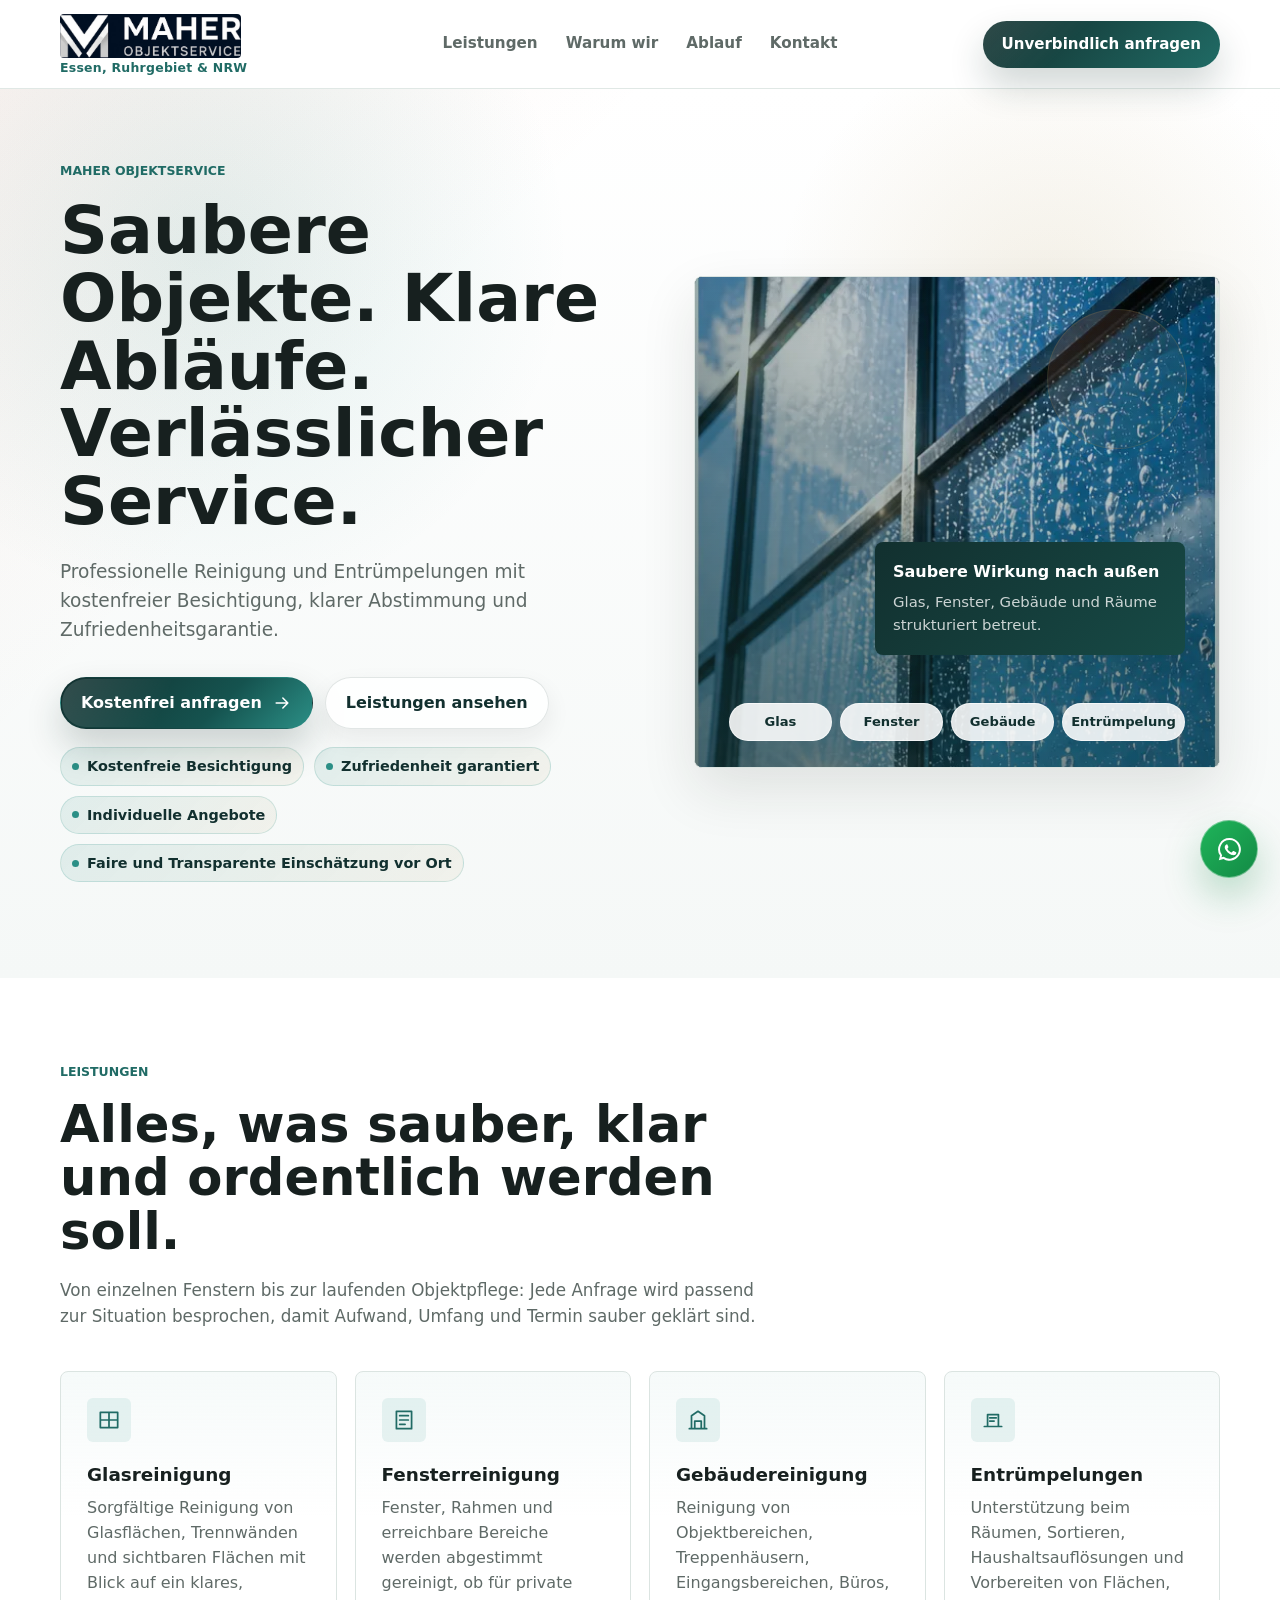
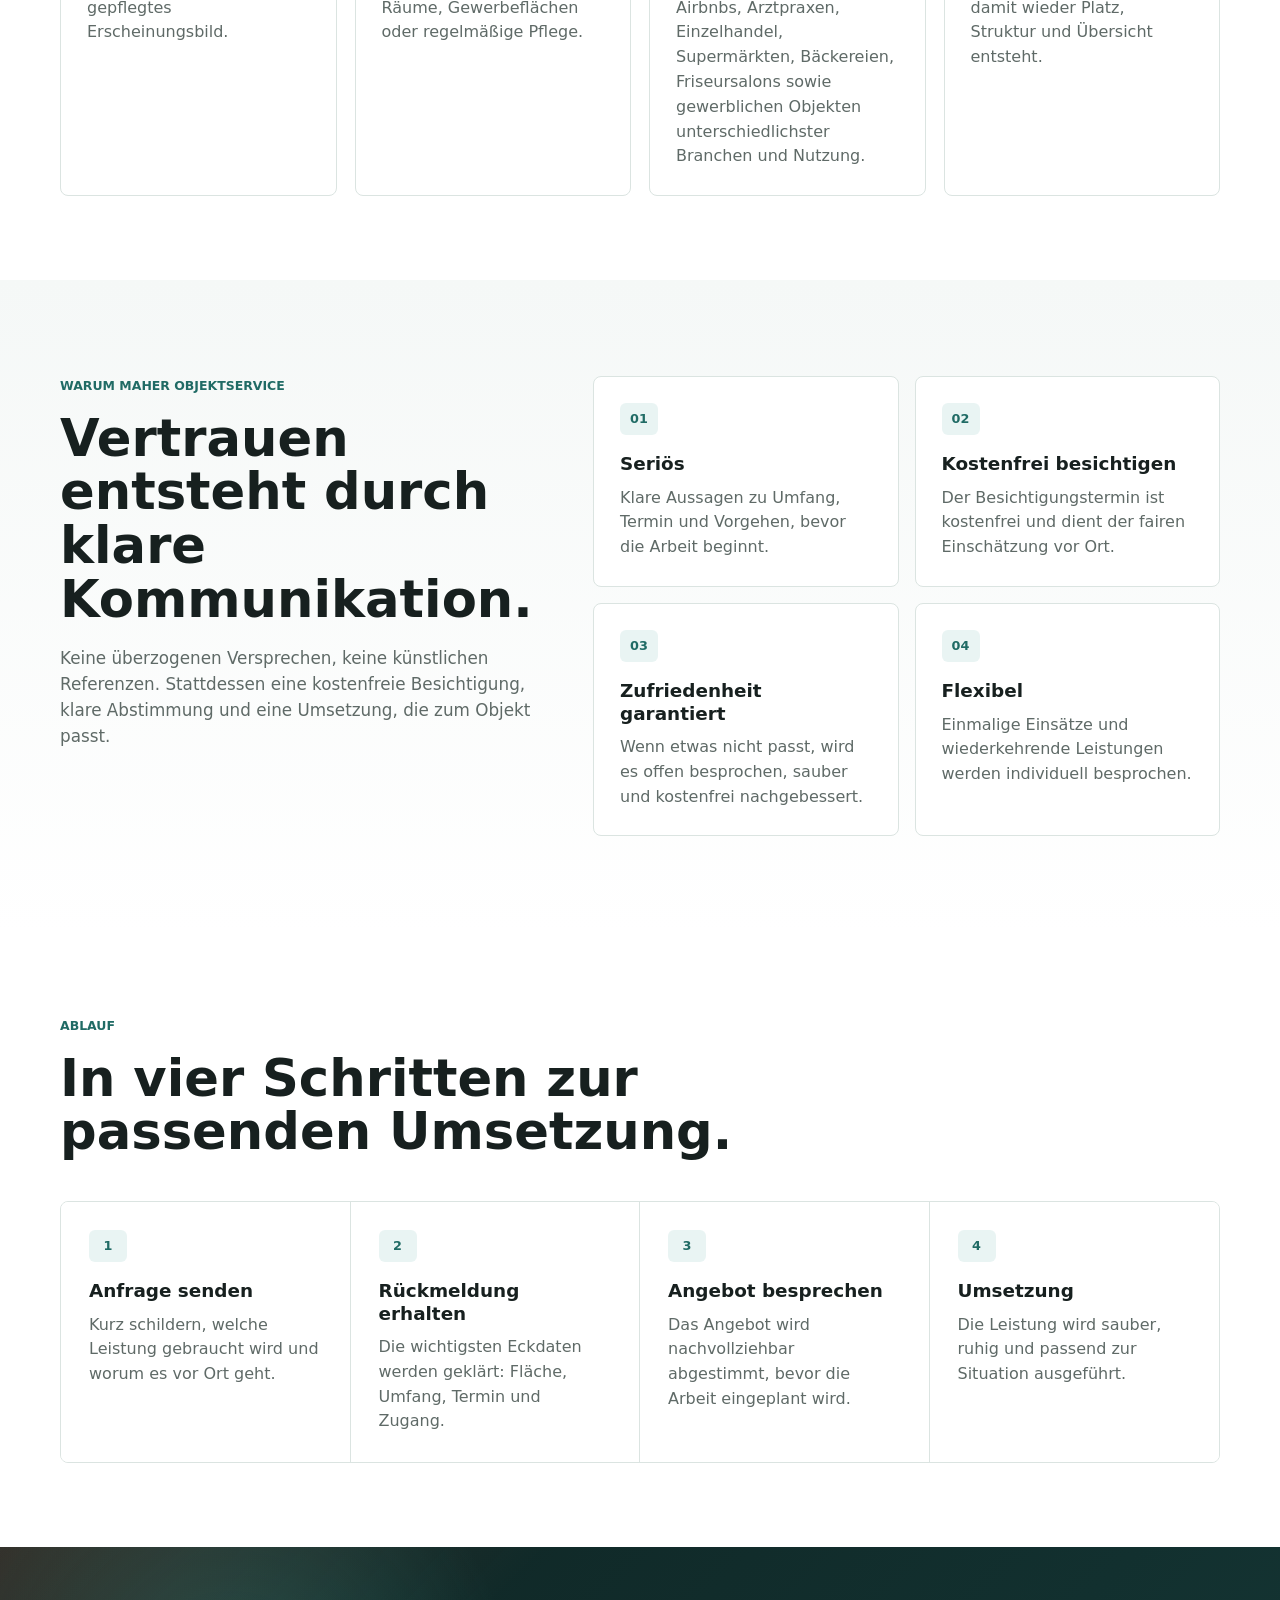
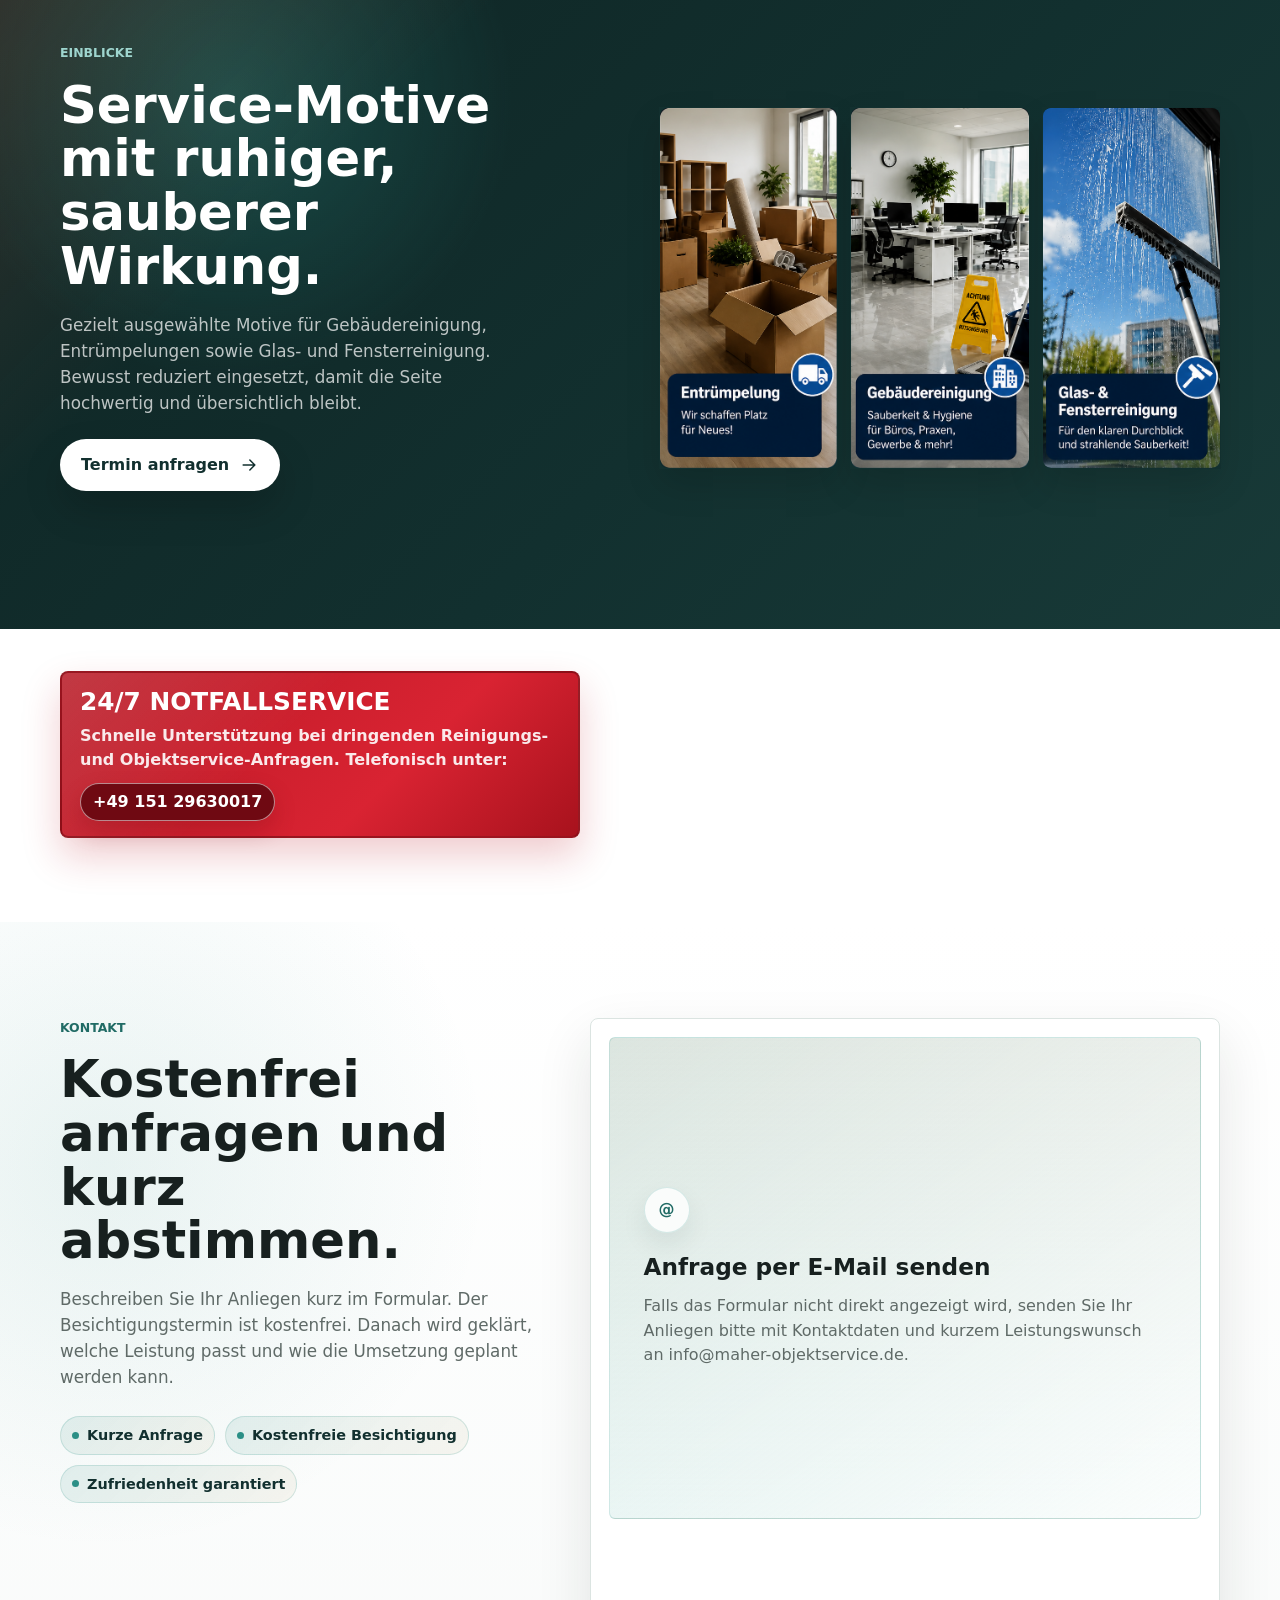
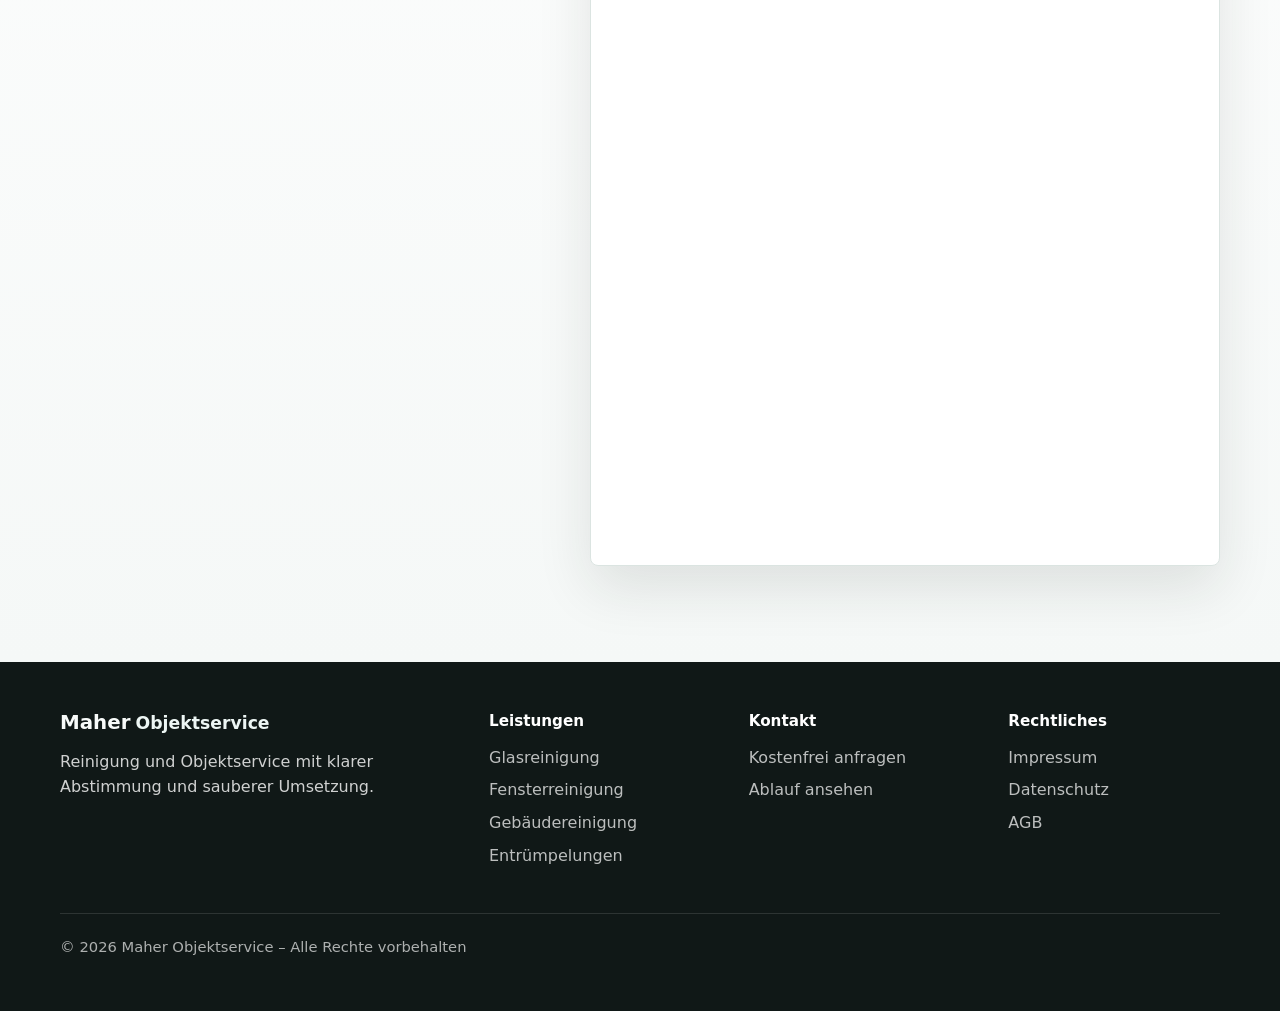
<file: index.html>
<!doctype html>
<html lang="de">
  <head>
    <meta charset="utf-8" />
    <meta name="viewport" content="width=device-width, initial-scale=1" />
    <meta name="google-site-verification" content="zqG-oNnYv1xyngMboouu8GNSWC5xAr4iM0Crhgqll2U" />
    <title>Maher Objektservice | Glasreinigung, Fensterreinigung & Gebäudereinigung</title>
    <meta
      name="description"
      content="Maher Objektservice bietet Glasreinigung, Fensterreinigung, Gebäudereinigung und Entrümpelungen mit klarer Abstimmung, sauberer Umsetzung und individuellen Angeboten."
    />
    <meta name="theme-color" content="#12302f" />
    <meta property="og:title" content="Maher Objektservice" />
    <meta
      property="og:description"
      content="Verlässlicher Objektservice für Glasreinigung, Fensterreinigung, Gebäudereinigung und Entrümpelungen."
    />
    <meta property="og:type" content="website" />
    <link rel="icon" href="assets/favicon.svg" type="image/svg+xml" />
    <link rel="stylesheet" href="styles.css" />
    <script type="application/ld+json">
      {
        "@context": "https://schema.org",
        "@type": "LocalBusiness",
        "name": "Maher Objektservice",
        "description": "Glasreinigung, Fensterreinigung, Gebäudereinigung und Entrümpelungen mit klarer Abstimmung und individuellen Angeboten.",
        "makesOffer": [
          { "@type": "Offer", "itemOffered": { "@type": "Service", "name": "Glasreinigung" } },
          { "@type": "Offer", "itemOffered": { "@type": "Service", "name": "Fensterreinigung" } },
          { "@type": "Offer", "itemOffered": { "@type": "Service", "name": "Gebäudereinigung" } },
          { "@type": "Offer", "itemOffered": { "@type": "Service", "name": "Entrümpelungen" } }
        ]
      }
    </script>
  </head>
  <body>
    <header class="site-header" data-header>
      <a class="brand" href="#start" aria-label="Maher Objektservice Startseite">
        <img src="assets/logo-maher.png" alt="Maher Objektservice" width="181" height="44" />
          <span class="brand-location">Essen, Ruhrgebiet &amp; NRW</span>
      </a>

      <button class="nav-toggle" type="button" aria-expanded="false" aria-controls="site-nav">
        <span class="sr-only">Menü öffnen</span>
        <svg aria-hidden="true" viewBox="0 0 24 24">
          <path d="M4 7h16M4 12h16M4 17h16" />
        </svg>
      </button>

      <nav class="site-nav" id="site-nav" aria-label="Hauptnavigation">
        <a href="#leistungen">Leistungen</a>
        <a href="#warum">Warum wir</a>
        <a href="#ablauf">Ablauf</a>
        <a href="#kontakt">Kontakt</a>
      </nav>

      <a class="header-cta" href="#kontaktformular">Unverbindlich anfragen</a>
    </header>

    <main id="start">
      <section class="hero section-pad">
        <div class="container hero-grid">
          <div class="hero-copy reveal">
            <p class="eyebrow">Maher Objektservice</p>
            <h1>Saubere Objekte. Klare Abläufe. Verlässlicher Service.</h1>
            <p class="hero-text">
              Professionelle Reinigung und Entrümpelungen mit kostenfreier Besichtigung,
              klarer Abstimmung und Zufriedenheitsgarantie.
            </p>
            <div class="hero-actions">
              <a class="button button-primary" href="#kontaktformular">
                Kostenfrei anfragen
                <svg aria-hidden="true" viewBox="0 0 24 24">
                  <path d="M5 12h14M13 6l6 6-6 6" />
                </svg>
              </a>
              <a class="button button-secondary" href="#leistungen">Leistungen ansehen</a>
            </div>
            <ul class="trust-list" aria-label="Kurzvorteile">
              <li>Kostenfreie Besichtigung</li>
              <li>Zufriedenheit garantiert</li>
              <li>Individuelle Angebote</li>
              <li>Faire und Transparente Einschätzung vor Ort</li>
            </ul>
          </div>

          <div class="hero-visual reveal" aria-label="Professionelle Glas- und Gebäudereinigung">
            <img
              class="hero-photo"
              src="assets/photos/maher-service-1.webp"
              alt="Professionelle Reinigung einer Glasfassade"
              width="512"
              height="1024"
            />
            <div class="visual-note">
              <strong>Saubere Wirkung nach außen</strong>
              <span>Glas, Fenster, Gebäude und Räume strukturiert betreut.</span>
            </div>
            <div class="service-strip">
              <span>Glas</span>
              <span>Fenster</span>
              <span>Gebäude</span>
              <span>Entrümpelung</span>
            </div>
          </div>
        </div>
      </section>

      <section class="section-pad compact" id="leistungen">
        <div class="container">
          <div class="section-heading reveal">
            <p class="eyebrow">Leistungen</p>
            <h2>Alles, was sauber, klar und ordentlich werden soll.</h2>
            <p>
              Von einzelnen Fenstern bis zur laufenden Objektpflege: Jede Anfrage wird passend zur
              Situation besprochen, damit Aufwand, Umfang und Termin sauber geklärt sind.
            </p>
          </div>

          <div class="service-grid">
            <article class="service-card reveal" id="glasreinigung">
              <div class="service-icon" aria-hidden="true">
                <svg viewBox="0 0 24 24"><path d="M4 5h16v14H4zM12 5v14M4 12h16" /></svg>
              </div>
              <h3>Glasreinigung</h3>
              <p>
                Sorgfältige Reinigung von Glasflächen, Trennwänden und sichtbaren Flächen mit
                Blick auf ein klares, gepflegtes Erscheinungsbild.
              </p>
            </article>

            <article class="service-card reveal" id="fensterreinigung">
              <div class="service-icon" aria-hidden="true">
                <svg viewBox="0 0 24 24"><path d="M5 4h14v16H5zM8 8h8M8 12h8M8 16h5" /></svg>
              </div>
              <h3>Fensterreinigung</h3>
              <p>
                Fenster, Rahmen und erreichbare Bereiche werden abgestimmt gereinigt, ob für
                private Räume, Gewerbeflächen oder regelmäßige Pflege.
              </p>
            </article>

            <article class="service-card reveal" id="gebaeudereinigung">
              <div class="service-icon" aria-hidden="true">
                <svg viewBox="0 0 24 24"><path d="M4 20h16M6 20V8l6-4 6 4v12M9 20v-7h6v7" /></svg>
              </div>
              <h3>Gebäudereinigung</h3>
              <p>
                Reinigung von Objektbereichen, Treppenhäusern, Eingangsbereichen, Büros,
                Airbnbs, Arztpraxen, Einzelhandel, Supermärkten,
                Bäckereien, Friseursalons sowie gewerblichen Objekten
                unterschiedlichster Branchen und Nutzung.
              </p>
            </article>

            <article class="service-card reveal" id="entruempelungen">
              <div class="service-icon" aria-hidden="true">
                <svg viewBox="0 0 24 24"><path d="M4 18h16M7 18V7h10v11M9 10h6M9 13h4" /></svg>
              </div>
              <h3>Entrümpelungen</h3>
              <p>
                Unterstützung beim Räumen, Sortieren, Haushaltsauflösungen und Vorbereiten von
                Flächen, damit wieder Platz, Struktur und Übersicht entsteht.
              </p>
            </article>
          </div>
        </div>
      </section>

      <section class="section-pad muted" id="warum">
        <div class="container split">
          <div class="section-heading reveal">
            <p class="eyebrow">Warum Maher Objektservice</p>
            <h2>Vertrauen entsteht durch klare Kommunikation.</h2>
            <p>
              Keine überzogenen Versprechen, keine künstlichen Referenzen. Stattdessen eine
              kostenfreie Besichtigung, klare Abstimmung und eine Umsetzung, die zum Objekt passt.
            </p>
          </div>

          <div class="proof-grid">
            <div class="proof-item reveal">
              <span>01</span>
              <h3>Seriös</h3>
              <p>Klare Aussagen zu Umfang, Termin und Vorgehen, bevor die Arbeit beginnt.</p>
            </div>
            <div class="proof-item reveal">
              <span>02</span>
              <h3>Kostenfrei besichtigen</h3>
              <p>Der Besichtigungstermin ist kostenfrei und dient der fairen Einschätzung vor Ort.</p>
            </div>
            <div class="proof-item reveal">
              <span>03</span>
              <h3>Zufriedenheit garantiert</h3>
              <p>Wenn etwas nicht passt, wird es offen besprochen, sauber und kostenfrei nachgebessert.</p>
            </div>
            <div class="proof-item reveal">
              <span>04</span>
              <h3>Flexibel</h3>
              <p>Einmalige Einsätze und wiederkehrende Leistungen werden individuell besprochen.</p>
            </div>
          </div>
        </div>
      </section>

      <section class="section-pad compact" id="ablauf">
        <div class="container">
          <div class="section-heading reveal">
            <p class="eyebrow">Ablauf</p>
            <h2>In vier Schritten zur passenden Umsetzung.</h2>
          </div>

          <div class="steps" aria-label="Ablauf der Anfrage">
            <article class="step reveal">
              <span>1</span>
              <h3>Anfrage senden</h3>
              <p>Kurz schildern, welche Leistung gebraucht wird und worum es vor Ort geht.</p>
            </article>
            <article class="step reveal">
              <span>2</span>
              <h3>Rückmeldung erhalten</h3>
              <p>Die wichtigsten Eckdaten werden geklärt: Fläche, Umfang, Termin und Zugang.</p>
            </article>
            <article class="step reveal">
              <span>3</span>
              <h3>Angebot besprechen</h3>
              <p>Das Angebot wird nachvollziehbar abgestimmt, bevor die Arbeit eingeplant wird.</p>
            </article>
            <article class="step reveal">
              <span>4</span>
              <h3>Umsetzung</h3>
              <p>Die Leistung wird sauber, ruhig und passend zur Situation ausgeführt.</p>
            </article>
          </div>
        </div>
      </section>

      <section class="section-pad gallery-section" id="bilder" data-gallery-section hidden>
        <div class="container split gallery-layout">
          <div class="section-heading reveal">
            <p class="eyebrow">Einblicke</p>
            <h2>Service-Motive mit ruhiger, sauberer Wirkung.</h2>
            <p>
              Gezielt ausgewählte Motive für Gebäudereinigung, Entrümpelungen sowie Glas- und
              Fensterreinigung. Bewusst reduziert eingesetzt, damit die Seite hochwertig und
              übersichtlich bleibt.
            </p>
            <a class="button button-light" href="#kontaktformular">
              Termin anfragen
              <svg aria-hidden="true" viewBox="0 0 24 24">
                <path d="M5 12h14M13 6l6 6-6 6" />
              </svg>
            </a>
          </div>

          <div class="gallery" id="work-gallery" aria-label="Bildbereich mit eigenen Aufnahmen"></div>
        </div>
      </section>

      <section class="emergency-section" aria-label="24 Stunden Notfallservice">
        <div class="container">
          <div class="emergency-box reveal">
            <strong>24/7 NOTFALLSERVICE</strong>
            <span>Schnelle Unterstützung bei dringenden Reinigungs- und Objektservice-Anfragen. Telefonisch unter:</span>
            <a href="tel:+4915129630017">+49 151 29630017</a>
          </div>
        </div>
      </section>

      <section class="section-pad contact-section" id="kontakt" data-tally-url="https://tally.so/r/yPj6lx">
        <div class="container contact-grid">
          <div class="contact-copy reveal">
            <p class="eyebrow">Kontakt</p>
            <h2>Kostenfrei anfragen und kurz abstimmen.</h2>
            <p>
              Beschreiben Sie Ihr Anliegen kurz im Formular. Der Besichtigungstermin ist kostenfrei.
              Danach wird geklärt, welche Leistung passt und wie die Umsetzung geplant werden kann.
            </p>
            <div class="contact-points" aria-label="Kontaktvorteile">
              <span>Kurze Anfrage</span>
              <span>Kostenfreie Besichtigung</span>
              <span>Zufriedenheit garantiert</span>
            </div>
          </div>

          <div class="tally-card reveal" id="kontaktformular">
            <div class="tally-fallback" data-tally-fallback>
              <h3>Anfrage per E-Mail senden</h3>
              <p>
                Falls das Formular nicht direkt angezeigt wird, senden Sie Ihr Anliegen bitte mit
                Kontaktdaten und kurzem Leistungswunsch an info@maher-objektservice.de.
              </p>
            </div>
            <iframe
              class="tally-frame"
              title="Kontaktformular Maher Objektservice"
              loading="lazy"
              hidden
              data-tally-frame
            ></iframe>
          </div>
        </div>
      </section>
    </main>

    <footer class="site-footer">
      <div class="container footer-grid">
        <div>
          <a class="footer-brand" href="#start" aria-label="Maher Objektservice Startseite">
            <span>Maher</span>
            <strong>Objektservice</strong>
          </a>
          <p>Reinigung und Objektservice mit klarer Abstimmung und sauberer Umsetzung.</p>
        </div>
        <div>
          <h2>Leistungen</h2>
          <a href="#glasreinigung">Glasreinigung</a>
          <a href="#fensterreinigung">Fensterreinigung</a>
          <a href="#gebaeudereinigung">Gebäudereinigung</a>
          <a href="#entruempelungen">Entrümpelungen</a>
        </div>
        <div>
          <h2>Kontakt</h2>
          <a href="#kontaktformular">Kostenfrei anfragen</a>
          <a href="#ablauf">Ablauf ansehen</a>
        </div>
        <div>
          <h2>Rechtliches</h2>
          <a href="impressum.html">Impressum</a>
          <a href="datenschutz.html">Datenschutz</a>
          <a href="agb.html">AGB</a>
        </div>
      </div>
      <div class="container footer-bottom">
        <p>© 2026 Maher Objektservice – Alle Rechte vorbehalten</p>
      </div>
    </footer>

    <a
      class="whatsapp-float"
      href="https://wa.me/4915129630017"
      aria-label="Maher Objektservice per WhatsApp kontaktieren"
      target="_blank"
      rel="noopener"
    >
      <svg aria-hidden="true" viewBox="0 0 32 32">
        <path d="M16 4.2A11.7 11.7 0 0 0 6.2 22.3L5 27l4.8-1.2A11.7 11.7 0 1 0 16 4.2Zm0 2.1a9.6 9.6 0 0 1 8.1 14.8 9.6 9.6 0 0 1-13.7 2.6l-.4-.3-2.2.6.6-2.1-.3-.4A9.6 9.6 0 0 1 16 6.3Zm-3.2 4.8c-.2 0-.5.1-.7.3-.3.3-1 1-1 2.4s1 2.8 1.2 3c.1.2 2 3.2 5 4.3 2.5 1 3 .8 3.5.7.6-.1 1.8-.7 2-1.4.3-.7.3-1.3.2-1.4-.1-.2-.3-.2-.7-.4l-2.1-1c-.3-.1-.6-.1-.8.2l-.9 1.1c-.2.2-.4.2-.7.1-.4-.2-1.3-.5-2.3-1.4-.9-.8-1.5-1.8-1.6-2.1-.2-.3 0-.5.1-.6l.5-.6c.2-.2.2-.3.3-.5.1-.2.1-.4 0-.6l-.9-2.1c-.2-.5-.5-.5-.8-.5h-.3Z" />
      </svg>
    </a>

    <script src="script.js" defer></script>
  </body>
</html>
</file>
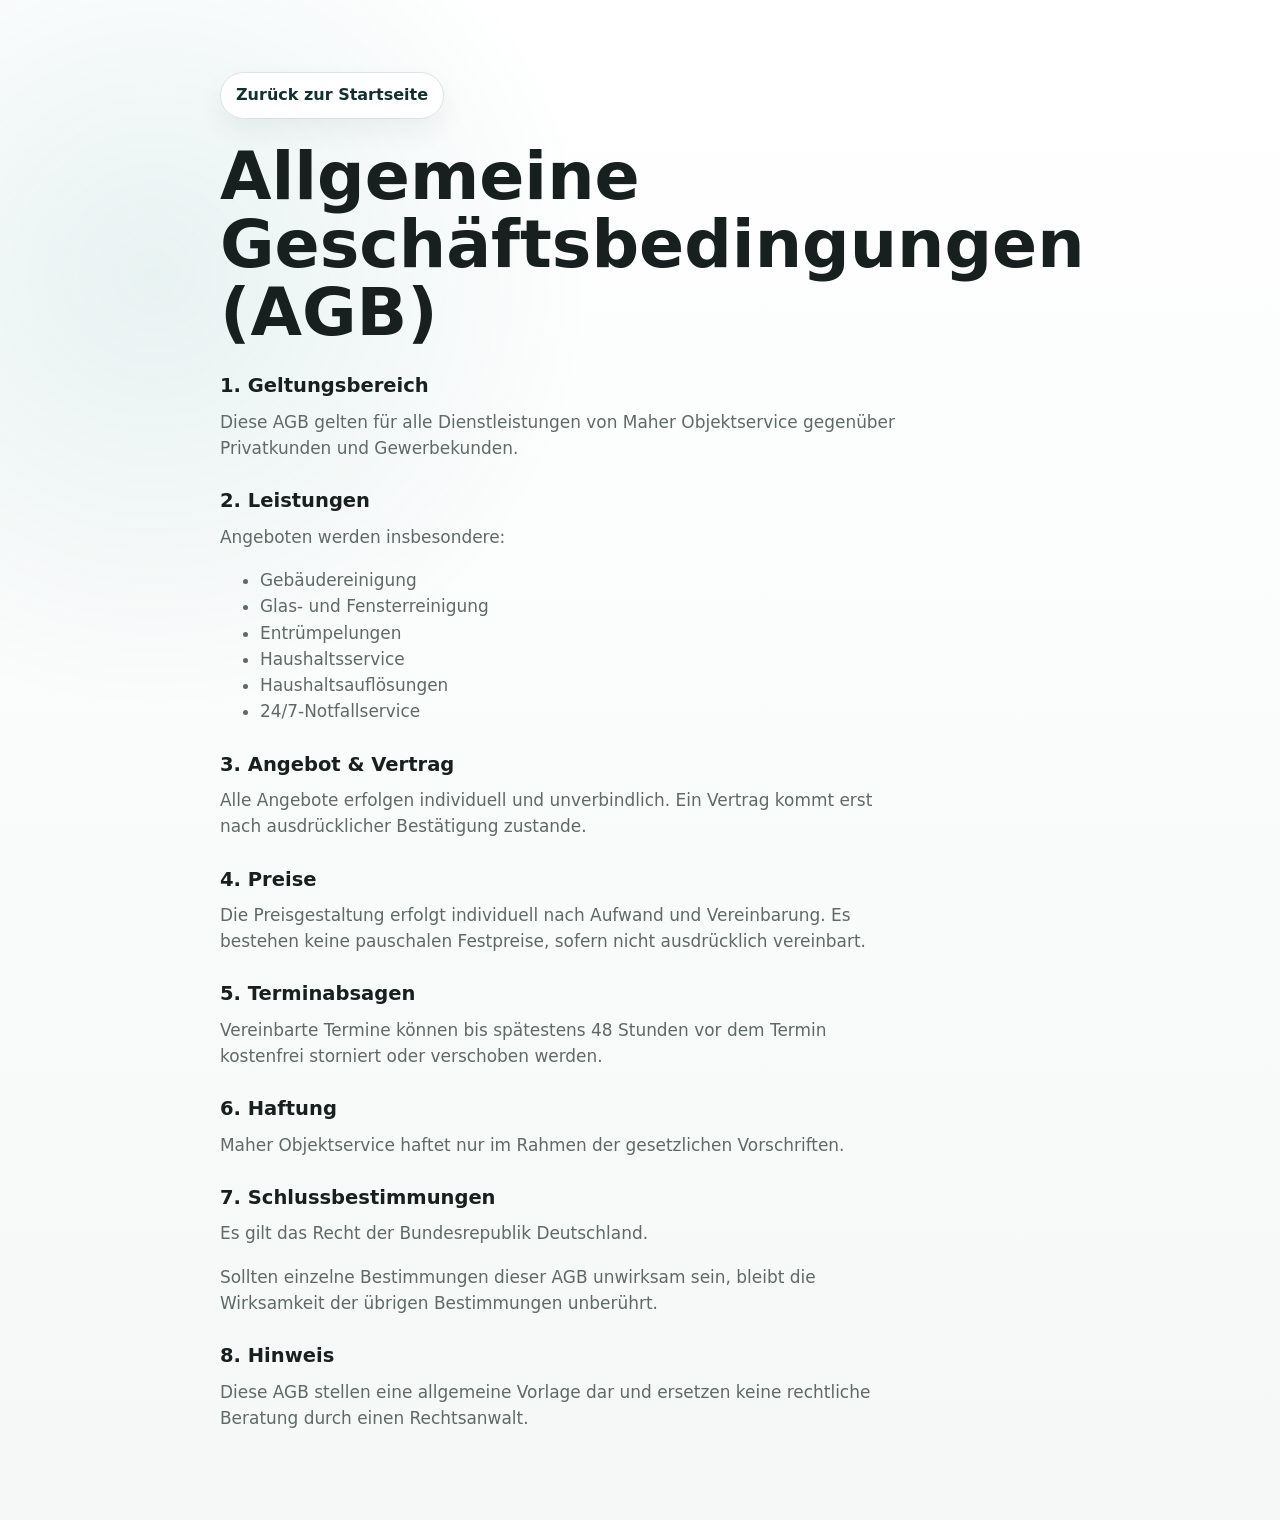
<file: agb.html>
<!doctype html>
<html lang="de">
  <head>
    <meta charset="utf-8" />
    <meta name="viewport" content="width=device-width, initial-scale=1" />
    <title>AGB | Maher Objektservice</title>
    <meta name="robots" content="noindex" />
    <link rel="icon" href="assets/favicon.svg" type="image/svg+xml" />
    <link rel="stylesheet" href="styles.css" />
  </head>
  <body>
    <main class="legal-page">
      <div class="container legal-content">
        <a class="legal-back" href="index.html">Zurück zur Startseite</a>
        <h1>Allgemeine Geschäftsbedingungen (AGB)</h1>
        <h2>1. Geltungsbereich</h2>
        <p>
          Diese AGB gelten für alle Dienstleistungen von Maher Objektservice gegenüber
          Privatkunden und Gewerbekunden.
        </p>
        <h2>2. Leistungen</h2>
        <p>Angeboten werden insbesondere:</p>
        <ul>
          <li>Gebäudereinigung</li>
          <li>Glas- und Fensterreinigung</li>
          <li>Entrümpelungen</li>
          <li>Haushaltsservice</li>
          <li>Haushaltsauflösungen</li>
          <li>24/7-Notfallservice</li>
        </ul>
        <h2>3. Angebot &amp; Vertrag</h2>
        <p>
          Alle Angebote erfolgen individuell und unverbindlich. Ein Vertrag kommt erst nach
          ausdrücklicher Bestätigung zustande.
        </p>
        <h2>4. Preise</h2>
        <p>
          Die Preisgestaltung erfolgt individuell nach Aufwand und Vereinbarung. Es bestehen keine
          pauschalen Festpreise, sofern nicht ausdrücklich vereinbart.
        </p>
        <h2>5. Terminabsagen</h2>
        <p>
          Vereinbarte Termine können bis spätestens 48 Stunden vor dem Termin kostenfrei storniert
          oder verschoben werden.
        </p>
        <h2>6. Haftung</h2>
        <p>Maher Objektservice haftet nur im Rahmen der gesetzlichen Vorschriften.</p>
        <h2>7. Schlussbestimmungen</h2>
        <p>Es gilt das Recht der Bundesrepublik Deutschland.</p>
        <p>
          Sollten einzelne Bestimmungen dieser AGB unwirksam sein, bleibt die Wirksamkeit der
          übrigen Bestimmungen unberührt.
        </p>
        <h2>8. Hinweis</h2>
        <p>
          Diese AGB stellen eine allgemeine Vorlage dar und ersetzen keine rechtliche Beratung
          durch einen Rechtsanwalt.
        </p>
      </div>
    </main>
  </body>
</html>
</file>
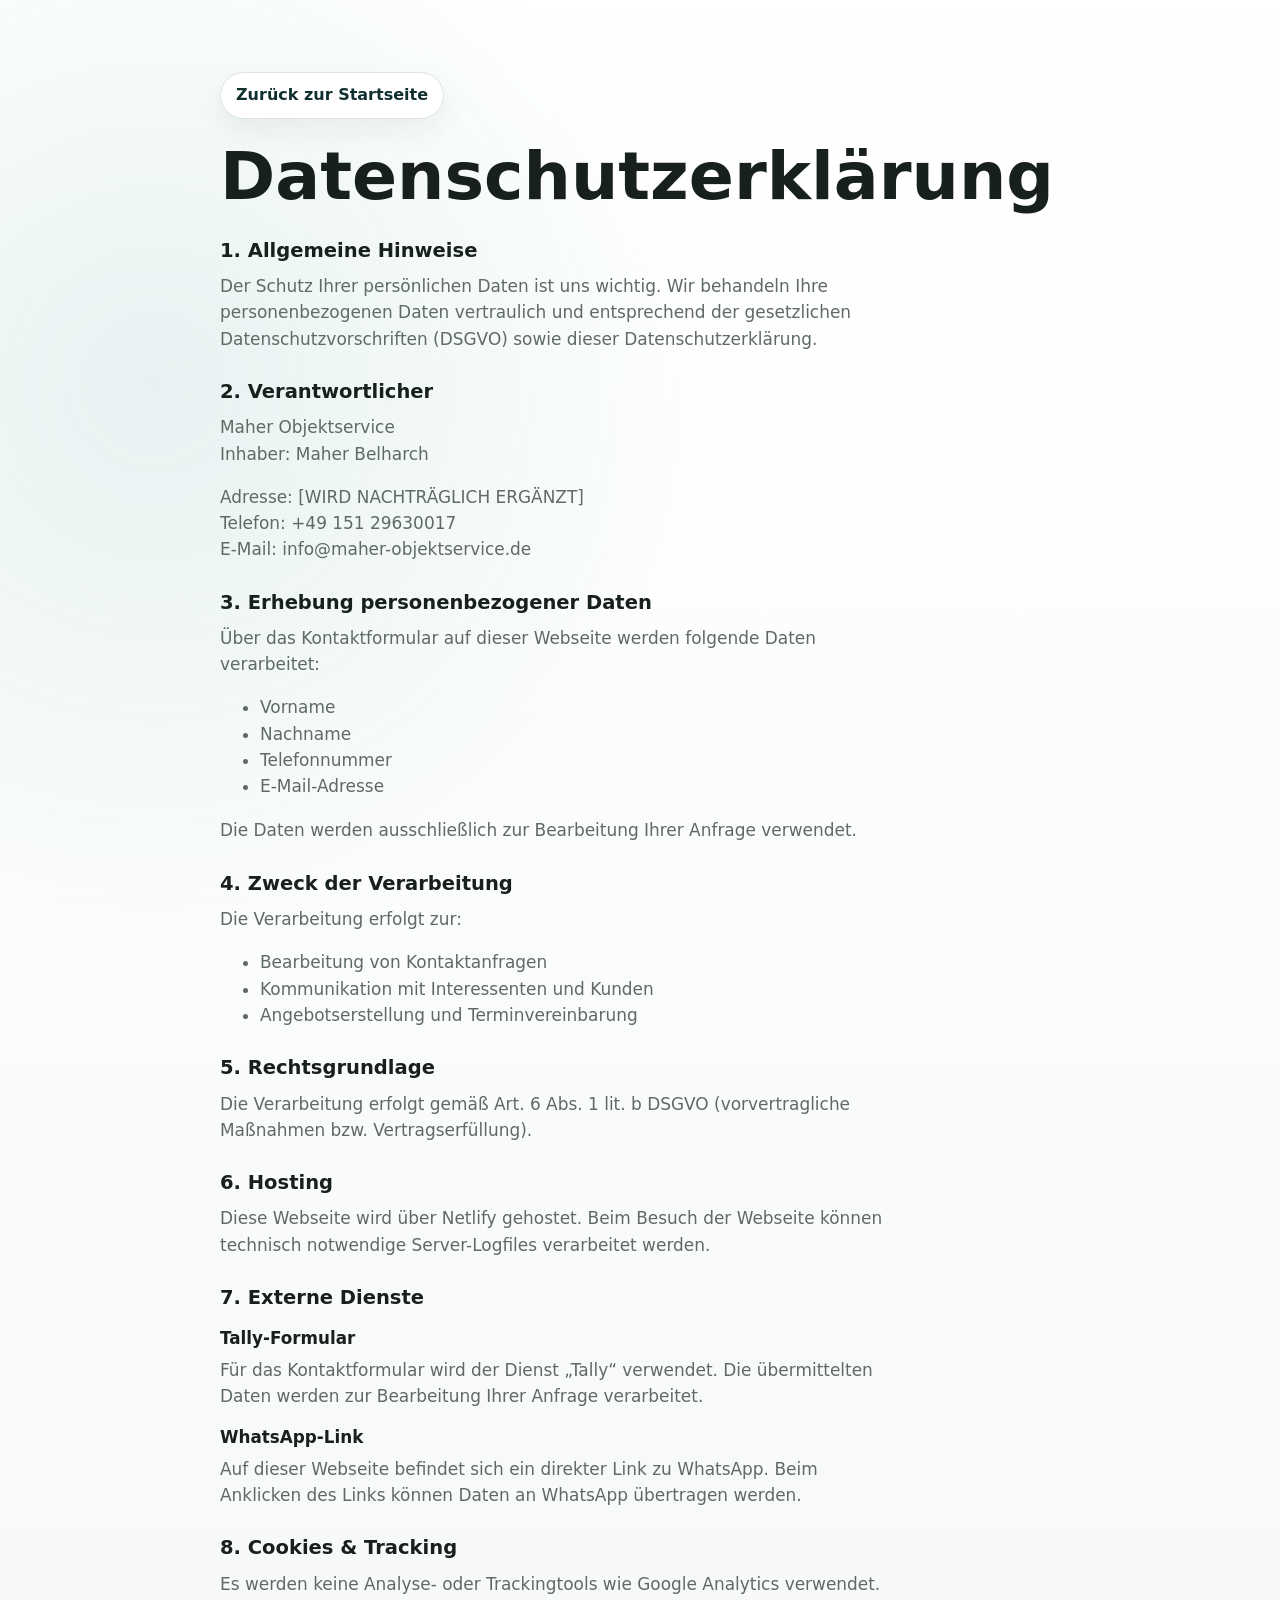
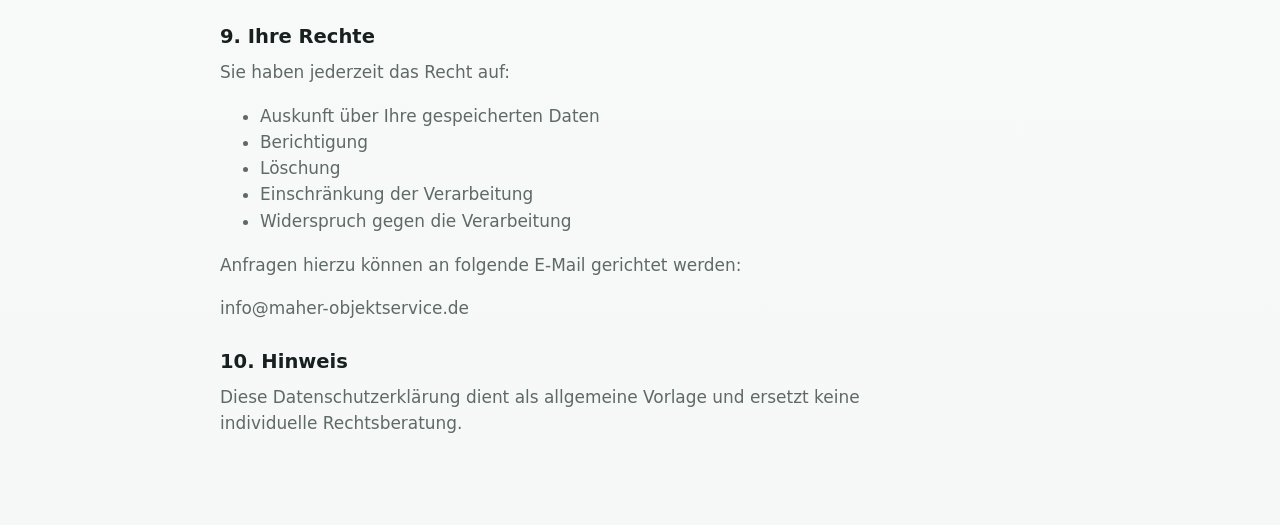
<file: datenschutz.html>
<!doctype html>
<html lang="de">
  <head>
    <meta charset="utf-8" />
    <meta name="viewport" content="width=device-width, initial-scale=1" />
    <title>Datenschutz | Maher Objektservice</title>
    <meta name="robots" content="noindex" />
    <link rel="icon" href="assets/favicon.svg" type="image/svg+xml" />
    <link rel="stylesheet" href="styles.css" />
  </head>
  <body>
    <main class="legal-page">
      <div class="container legal-content">
        <a class="legal-back" href="index.html">Zurück zur Startseite</a>
        <h1>Datenschutzerklärung</h1>
        <h2>1. Allgemeine Hinweise</h2>
        <p>
          Der Schutz Ihrer persönlichen Daten ist uns wichtig. Wir behandeln Ihre
          personenbezogenen Daten vertraulich und entsprechend der gesetzlichen
          Datenschutzvorschriften (DSGVO) sowie dieser Datenschutzerklärung.
        </p>
        <h2>2. Verantwortlicher</h2>
        <p>
          Maher Objektservice<br />
          Inhaber: Maher Belharch
        </p>
        <p>
          Adresse: [WIRD NACHTRÄGLICH ERGÄNZT]<br />
          Telefon: +49 151 29630017<br />
          E-Mail: info@maher-objektservice.de
        </p>
        <h2>3. Erhebung personenbezogener Daten</h2>
        <p>Über das Kontaktformular auf dieser Webseite werden folgende Daten verarbeitet:</p>
        <ul>
          <li>Vorname</li>
          <li>Nachname</li>
          <li>Telefonnummer</li>
          <li>E-Mail-Adresse</li>
        </ul>
        <p>Die Daten werden ausschließlich zur Bearbeitung Ihrer Anfrage verwendet.</p>
        <h2>4. Zweck der Verarbeitung</h2>
        <p>Die Verarbeitung erfolgt zur:</p>
        <ul>
          <li>Bearbeitung von Kontaktanfragen</li>
          <li>Kommunikation mit Interessenten und Kunden</li>
          <li>Angebotserstellung und Terminvereinbarung</li>
        </ul>
        <h2>5. Rechtsgrundlage</h2>
        <p>
          Die Verarbeitung erfolgt gemäß Art. 6 Abs. 1 lit. b DSGVO
          (vorvertragliche Maßnahmen bzw. Vertragserfüllung).
        </p>
        <h2>6. Hosting</h2>
        <p>
          Diese Webseite wird über Netlify gehostet. Beim Besuch der Webseite können technisch
          notwendige Server-Logfiles verarbeitet werden.
        </p>
        <h2>7. Externe Dienste</h2>
        <h3>Tally-Formular</h3>
        <p>
          Für das Kontaktformular wird der Dienst „Tally“ verwendet. Die übermittelten Daten
          werden zur Bearbeitung Ihrer Anfrage verarbeitet.
        </p>
        <h3>WhatsApp-Link</h3>
        <p>
          Auf dieser Webseite befindet sich ein direkter Link zu WhatsApp. Beim Anklicken des
          Links können Daten an WhatsApp übertragen werden.
        </p>
        <h2>8. Cookies &amp; Tracking</h2>
        <p>Es werden keine Analyse- oder Trackingtools wie Google Analytics verwendet.</p>
        <h2>9. Ihre Rechte</h2>
        <p>Sie haben jederzeit das Recht auf:</p>
        <ul>
          <li>Auskunft über Ihre gespeicherten Daten</li>
          <li>Berichtigung</li>
          <li>Löschung</li>
          <li>Einschränkung der Verarbeitung</li>
          <li>Widerspruch gegen die Verarbeitung</li>
        </ul>
        <p>Anfragen hierzu können an folgende E-Mail gerichtet werden:</p>
        <p>info@maher-objektservice.de</p>
        <h2>10. Hinweis</h2>
        <p>
          Diese Datenschutzerklärung dient als allgemeine Vorlage und ersetzt keine individuelle
          Rechtsberatung.
        </p>
      </div>
    </main>
  </body>
</html>
</file>
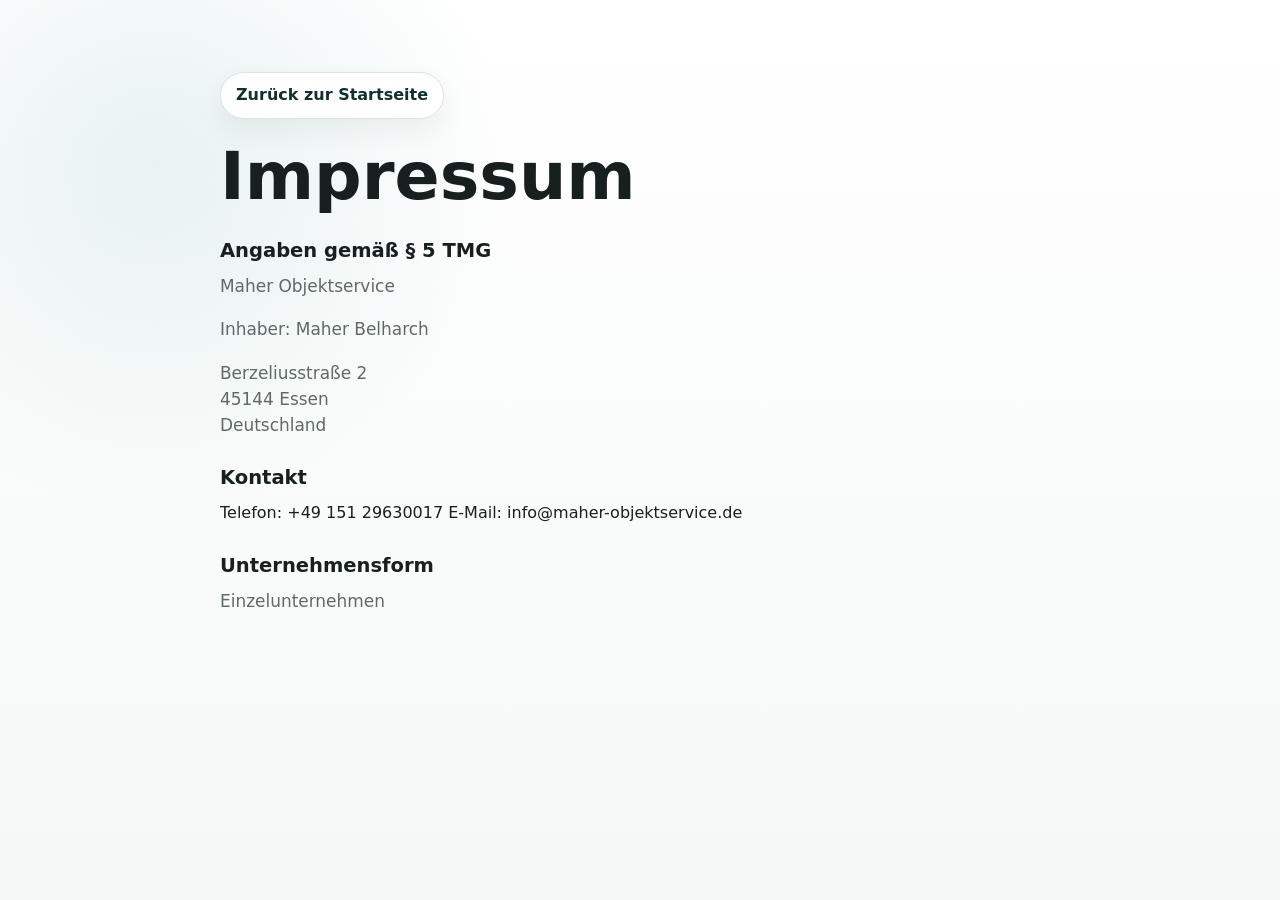
<file: impressum.html>
<!doctype html>
<html lang="de">
  <head>
    <meta charset="utf-8" />
    <meta name="viewport" content="width=device-width, initial-scale=1" />
    <title>Impressum | Maher Objektservice</title>
    <meta name="robots" content="noindex" />
    <link rel="icon" href="assets/favicon.svg" type="image/svg+xml" />
    <link rel="stylesheet" href="styles.css" />
  </head>
  <body>
    <main class="legal-page">
      <div class="container legal-content">
        <a class="legal-back" href="index.html">Zurück zur Startseite</a>
        <h1>Impressum</h1>
        <h2>Angaben gemäß § 5 TMG</h2>
        <p>Maher Objektservice</p>
        <p>Inhaber: Maher Belharch</p>
        <p>Berzeliusstraße 2<br />45144 Essen<br />Deutschland</p>
        <h2>Kontakt</h2>
Telefon: +49 151 29630017
E-Mail: info@maher-objektservice.de
        <h2>Unternehmensform</h2>
        <p>Einzelunternehmen</p>
      </div>
    </main>
  </body>
</html>
</file>
<file: styles.css>
:root {
  --ink: #17201f;
  --muted-ink: #5f6a67;
  --line: #dbe4e1;
  --surface: #ffffff;
  --soft: #f5f8f7;
  --warm: #f2eee7;
  --deep: #12302f;
  --accent: #2b8f86;
  --accent-dark: #206b65;
  --coral: #d96f52;
  --mint: #dff3ef;
  --sky: #eaf4f7;
  --gold: #b79a58;
  --shadow: 0 22px 55px rgba(23, 32, 31, 0.11);
  --button-shadow: 0 18px 36px rgba(18, 48, 47, 0.2);
  --radius: 8px;
  --container: 1160px;
}

* {
  box-sizing: border-box;
}

html {
  scroll-behavior: smooth;
  scroll-padding-top: 96px;
}

body {
  margin: 0;
  color: var(--ink);
  background: var(--surface);
  font-family: Inter, ui-sans-serif, system-ui, -apple-system, BlinkMacSystemFont, "Segoe UI", sans-serif;
  line-height: 1.55;
}

body.nav-open {
  overflow: hidden;
}

img,
svg {
  display: block;
}

a {
  color: inherit;
  text-decoration: none;
}

button {
  font: inherit;
}

.sr-only {
  position: absolute;
  width: 1px;
  height: 1px;
  padding: 0;
  margin: -1px;
  overflow: hidden;
  clip: rect(0, 0, 0, 0);
  white-space: nowrap;
  border: 0;
}

.container {
  width: min(100% - 40px, var(--container));
  margin-inline: auto;
}

.section-pad {
  padding: 96px 0;
}

.section-pad.compact {
  padding: 84px 0;
}

.muted {
  background: linear-gradient(180deg, var(--soft), #fff);
}

.site-header {
  position: sticky;
  top: 0;
  z-index: 20;
  display: grid;
  grid-template-columns: 1fr auto 1fr;
  align-items: center;
  gap: 24px;
  min-height: 76px;
  padding: 14px max(20px, calc((100vw - var(--container)) / 2));
  background: rgba(255, 255, 255, 0.88);
  border-bottom: 1px solid rgba(219, 228, 225, 0.85);
  backdrop-filter: blur(18px);
}

.site-header.is-scrolled {
  box-shadow: 0 10px 28px rgba(23, 32, 31, 0.06);
}

.brand {
  width: fit-content;
  display: inline-flex;
  flex-direction: column;
  align-items: flex-start;
  gap: 4px;
}

.brand-location {
  color: var(--accent-dark);
  font-size: 0.78rem;
  font-weight: 800;
  line-height: 1;
  letter-spacing: 0.02em;
  white-space: nowrap;
}

.brand img,
.site-footer img {
  height: auto;
  max-width: 100%;
}

.brand img {
  width: 181px;
  border-radius: 4px;
}

.site-nav {
  display: flex;
  align-items: center;
  justify-content: center;
  gap: 28px;
  color: var(--muted-ink);
  font-size: 0.95rem;
  font-weight: 800;
}

.site-nav a {
  transition: color 180ms ease;
}

.site-nav a:hover {
  color: var(--ink);
}

.header-cta {
  justify-self: end;
  display: inline-flex;
  align-items: center;
  min-height: 44px;
  padding: 12px 19px;
  color: #fff;
  background:
    linear-gradient(135deg, rgba(255, 255, 255, 0.12), transparent 38%),
    linear-gradient(135deg, var(--deep), var(--accent-dark));
  border-radius: 999px;
  font-weight: 800;
  font-size: 0.94rem;
  box-shadow: var(--button-shadow);
  transition: transform 180ms ease, background 180ms ease, box-shadow 180ms ease;
}

.header-cta:hover {
  transform: translateY(-1px);
  box-shadow: 0 20px 42px rgba(18, 48, 47, 0.24);
}

.nav-toggle {
  display: none;
  width: 42px;
  height: 42px;
  place-items: center;
  border: 1px solid var(--line);
  border-radius: 6px;
  color: var(--ink);
  background: #fff;
}

.nav-toggle svg {
  width: 22px;
  height: 22px;
  fill: none;
  stroke: currentColor;
  stroke-width: 1.8;
  stroke-linecap: round;
}

.hero {
  min-height: calc(100vh - 76px);
  display: flex;
  align-items: center;
  padding-top: 72px;
  background:
    linear-gradient(135deg, rgba(217, 111, 82, 0.08), transparent 30%),
    radial-gradient(circle at 16% 18%, rgba(43, 143, 134, 0.13), transparent 28%),
    radial-gradient(circle at 82% 24%, rgba(183, 154, 88, 0.14), transparent 22%),
    linear-gradient(180deg, #fff 0%, var(--soft) 100%);
}

.hero-grid {
  display: grid;
  grid-template-columns: minmax(0, 1.04fr) minmax(320px, 0.96fr);
  align-items: center;
  gap: 64px;
}

.eyebrow {
  margin: 0 0 16px;
  color: var(--accent-dark);
  font-size: 0.78rem;
  font-weight: 800;
  letter-spacing: 0;
  text-transform: uppercase;
}

h1,
h2,
h3,
p {
  margin-top: 0;
}

h1 {
  max-width: 760px;
  margin-bottom: 22px;
  font-size: clamp(2.75rem, 5.2vw, 4.35rem);
  line-height: 1.02;
  letter-spacing: 0;
}

h2 {
  margin-bottom: 18px;
  font-size: clamp(2rem, 4vw, 3.2rem);
  line-height: 1.05;
  letter-spacing: 0;
}

h3 {
  margin-bottom: 10px;
  font-size: 1.15rem;
  line-height: 1.22;
}

.hero-text {
  max-width: 620px;
  margin-bottom: 32px;
  color: var(--muted-ink);
  font-size: 1.16rem;
}

.hero-actions {
  display: flex;
  flex-wrap: wrap;
  gap: 12px;
  margin-bottom: 18px;
}

.button {
  display: inline-flex;
  min-height: 48px;
  align-items: center;
  justify-content: center;
  gap: 10px;
  padding: 13px 20px;
  border: 1px solid transparent;
  border-radius: 999px;
  font-weight: 800;
  isolation: isolate;
  position: relative;
  overflow: hidden;
  box-shadow: 0 10px 24px rgba(23, 32, 31, 0.07);
  transition: transform 180ms ease, border-color 180ms ease, background 180ms ease, color 180ms ease, box-shadow 180ms ease;
}

.button::after {
  content: "";
  position: absolute;
  inset: 1px;
  background: linear-gradient(110deg, rgba(255, 255, 255, 0.2), transparent 42%);
  border-radius: inherit;
  opacity: 0.68;
  pointer-events: none;
  z-index: -1;
}

.button svg {
  width: 20px;
  height: 20px;
  fill: none;
  stroke: currentColor;
  stroke-width: 1.8;
  stroke-linecap: round;
  stroke-linejoin: round;
}

.button:hover {
  transform: translateY(-1px);
  box-shadow: 0 16px 34px rgba(23, 32, 31, 0.11);
}

.button-primary {
  color: #fff;
  background: linear-gradient(135deg, var(--deep), #15534f 62%, var(--accent));
  box-shadow: var(--button-shadow);
}

.button-primary:hover {
  background: linear-gradient(135deg, #0f2928, var(--accent-dark) 68%, #39a79d);
}

.button-secondary {
  color: var(--deep);
  background: rgba(255, 255, 255, 0.86);
  border-color: rgba(18, 48, 47, 0.12);
}

.button-secondary:hover {
  border-color: rgba(43, 143, 134, 0.45);
  background: var(--mint);
  color: var(--accent-dark);
}

.button-light {
  margin-top: 6px;
  color: var(--deep);
  background: #fff;
  border-color: rgba(255, 255, 255, 0.34);
  box-shadow: 0 18px 38px rgba(0, 0, 0, 0.18);
}

.button-light:hover {
  color: #fff;
  background: linear-gradient(135deg, var(--accent-dark), var(--coral));
}

.trust-list {
  display: flex;
  flex-wrap: wrap;
  gap: 10px;
  padding: 0;
  margin: 0;
  list-style: none;
}

.emergency-box {
  display: grid;
  gap: 8px;
  width: min(100%, 520px);
  margin: 0;
  padding: 15px 18px;
  color: #fff;
  background:
    linear-gradient(135deg, rgba(255, 255, 255, 0.14), transparent 42%),
    linear-gradient(135deg, #b71925, #d92332 64%, #a8121d);
  border: 2px solid rgba(123, 13, 22, 0.62);
  border-radius: var(--radius);
  box-shadow: 0 18px 38px rgba(185, 25, 37, 0.22);
}

.emergency-box strong {
  font-size: clamp(1.18rem, 2.3vw, 1.55rem);
  line-height: 1.1;
  letter-spacing: 0;
}

.emergency-box span {
  color: rgba(255, 255, 255, 0.9);
  font-weight: 650;
}

.emergency-box a {
  display: inline-flex;
  align-items: center;
  justify-content: center;
  width: fit-content;
  margin-top: 2px;
  padding: 9px 12px;
  color: #fff;
  background: #6f0912;
  border: 1px solid rgba(255, 255, 255, 0.52);
  border-radius: 999px;
  font-weight: 900;
  line-height: 1.1;
  box-shadow: 0 10px 22px rgba(111, 9, 18, 0.24);
}

.trust-list li,
.contact-points span {
  display: inline-flex;
  align-items: center;
  min-height: 34px;
  padding: 7px 11px;
  color: var(--deep);
  background: linear-gradient(135deg, rgba(43, 143, 134, 0.11), rgba(183, 154, 88, 0.08));
  border: 1px solid rgba(43, 143, 134, 0.18);
  border-radius: 999px;
  font-size: 0.9rem;
  font-weight: 700;
}

.trust-list li::before,
.contact-points span::before {
  content: "";
  width: 7px;
  height: 7px;
  margin-right: 8px;
  background: var(--accent);
  border-radius: 50%;
}

.hero-visual {
  position: relative;
  min-height: 492px;
  padding: 0;
  overflow: hidden;
  background: var(--deep);
  border: 1px solid var(--line);
  border-radius: var(--radius);
  box-shadow: var(--shadow);
}

.hero-visual::before {
  content: "";
  position: absolute;
  inset: 32px 32px auto auto;
  width: 138px;
  height: 138px;
  background: linear-gradient(135deg, rgba(217, 111, 82, 0.2), rgba(43, 143, 134, 0.13));
  border: 1px solid rgba(183, 154, 88, 0.2);
  border-radius: 50%;
  z-index: 1;
  animation: quiet-float 8s ease-in-out infinite;
}

.hero-visual::after {
  content: "";
  position: absolute;
  inset: 0;
  background:
    linear-gradient(180deg, rgba(18, 48, 47, 0.08), rgba(18, 48, 47, 0.52)),
    linear-gradient(90deg, rgba(18, 48, 47, 0.34), transparent 52%);
  z-index: 1;
}

.hero-photo {
  position: absolute;
  inset: 0;
  width: 100%;
  height: 100%;
  object-fit: cover;
  object-position: center top;
}

.window-mark {
  position: relative;
  display: grid;
  grid-template-columns: 1fr 1fr;
  gap: 14px;
  height: 335px;
  padding: 18px;
  background: #fff;
  border: 1px solid rgba(18, 48, 47, 0.16);
  border-radius: var(--radius);
}

.window-mark::after {
  content: "";
  position: absolute;
  left: 24px;
  right: 24px;
  top: 44%;
  height: 3px;
  background: linear-gradient(90deg, transparent, rgba(43, 143, 134, 0.65), transparent);
  transform: rotate(-7deg);
}

.window-mark span {
  background:
    linear-gradient(135deg, rgba(43, 143, 134, 0.1), rgba(18, 48, 47, 0.03)),
    linear-gradient(180deg, #fff, #eef5f3);
  border: 1px solid rgba(18, 48, 47, 0.1);
  border-radius: 6px;
}

.visual-note {
  position: absolute;
  right: 34px;
  bottom: 112px;
  width: min(310px, calc(100% - 68px));
  padding: 18px;
  color: #fff;
  background: linear-gradient(135deg, var(--deep), #174a46);
  border-radius: var(--radius);
  box-shadow: 0 18px 42px rgba(18, 48, 47, 0.22);
  z-index: 2;
  animation: quiet-rise 650ms 180ms ease both;
}

.visual-note strong,
.visual-note span {
  display: block;
}

.visual-note span {
  margin-top: 6px;
  color: rgba(255, 255, 255, 0.78);
  font-size: 0.93rem;
}

.service-strip {
  position: absolute;
  left: 34px;
  right: 34px;
  bottom: 26px;
  display: grid;
  grid-template-columns: repeat(4, 1fr);
  gap: 8px;
  z-index: 2;
}

.service-strip span {
  min-height: 38px;
  display: inline-flex;
  align-items: center;
  justify-content: center;
  padding: 8px;
  color: var(--deep);
  background: rgba(255, 255, 255, 0.88);
  border: 1px solid rgba(255, 255, 255, 0.62);
  border-radius: 999px;
  font-size: 0.82rem;
  font-weight: 800;
  transition: transform 180ms ease, background 180ms ease;
}

.service-strip span:hover {
  transform: translateY(-2px);
  background: #fff;
}

.section-heading {
  max-width: 720px;
  margin-bottom: 42px;
}

.section-heading p:not(.eyebrow) {
  color: var(--muted-ink);
  font-size: 1.05rem;
}

.service-grid {
  display: grid;
  grid-template-columns: repeat(4, 1fr);
  gap: 18px;
}

.service-card,
.proof-item,
.step,
.photo-placeholder,
.tally-card {
  border: 1px solid var(--line);
  border-radius: var(--radius);
  background: #fff;
}

.service-card {
  min-height: 292px;
  padding: 26px;
  background: linear-gradient(180deg, rgba(43, 143, 134, 0.045), #fff 34%);
  transition: transform 180ms ease, border-color 180ms ease, box-shadow 180ms ease;
  scroll-margin-top: 104px;
}

.service-card:hover {
  transform: translateY(-3px);
  border-color: rgba(43, 143, 134, 0.36);
  box-shadow: 0 20px 36px rgba(23, 32, 31, 0.08);
}

.service-icon {
  width: 44px;
  height: 44px;
  display: grid;
  place-items: center;
  margin-bottom: 22px;
  color: var(--accent-dark);
  background: rgba(43, 143, 134, 0.1);
  border-radius: 6px;
}

.service-icon svg {
  width: 26px;
  height: 26px;
  fill: none;
  stroke: currentColor;
  stroke-width: 1.6;
  stroke-linecap: round;
  stroke-linejoin: round;
}

.service-card p,
.proof-item p,
.step p {
  margin-bottom: 0;
  color: var(--muted-ink);
}

.split {
  display: grid;
  grid-template-columns: minmax(280px, 0.86fr) minmax(0, 1.14fr);
  gap: 60px;
  align-items: start;
}

.proof-grid {
  display: grid;
  grid-template-columns: repeat(2, 1fr);
  gap: 16px;
}

.proof-item {
  padding: 26px;
}

.proof-item span,
.step span,
.photo-placeholder span {
  display: inline-flex;
  align-items: center;
  justify-content: center;
  width: 38px;
  height: 32px;
  margin-bottom: 18px;
  color: var(--accent-dark);
  background: rgba(43, 143, 134, 0.1);
  border-radius: 6px;
  font-size: 0.8rem;
  font-weight: 900;
}

.steps {
  display: grid;
  grid-template-columns: repeat(4, 1fr);
  gap: 0;
  border: 1px solid var(--line);
  border-radius: var(--radius);
  overflow: hidden;
  background: #fff;
}

.step {
  min-height: 246px;
  padding: 28px;
  border: 0;
  border-right: 1px solid var(--line);
  border-radius: 0;
}

.step:last-child {
  border-right: 0;
}

.gallery-section {
  background:
    linear-gradient(135deg, rgba(217, 111, 82, 0.18), transparent 28%),
    radial-gradient(circle at 18% 22%, rgba(43, 143, 134, 0.35), transparent 24%),
    linear-gradient(135deg, #0f2423, var(--deep) 58%, #183a38);
  color: #fff;
}

.gallery-section .eyebrow {
  color: #9ed5ce;
}

.gallery-section .section-heading p:not(.eyebrow) {
  color: rgba(255, 255, 255, 0.72);
}

.gallery-layout {
  align-items: center;
}

.gallery {
  display: grid;
  grid-template-columns: repeat(3, 1fr);
  gap: 14px;
  width: min(100%, 560px);
  justify-self: end;
}

.photo-placeholder,
.gallery picture,
.gallery img {
  aspect-ratio: 421 / 855;
  width: 100%;
  min-height: 0;
  max-height: 445px;
}

.photo-placeholder {
  display: flex;
  flex-direction: column;
  justify-content: flex-end;
  padding: 24px;
  color: #fff;
  background:
    linear-gradient(160deg, rgba(255, 255, 255, 0.12), rgba(255, 255, 255, 0.03)),
    repeating-linear-gradient(135deg, rgba(255, 255, 255, 0.08) 0 1px, transparent 1px 18px);
  border-color: rgba(255, 255, 255, 0.18);
}

.photo-placeholder span {
  color: #fff;
  background: rgba(255, 255, 255, 0.12);
}

.photo-placeholder p {
  margin-bottom: 0;
  color: rgba(255, 255, 255, 0.7);
}

.gallery picture {
  display: block;
  justify-self: center;
  border: 0;
  background: #12302f;
  box-shadow:
    0 0 0 1px #12302f,
    0 16px 34px rgba(0, 0, 0, 0.14);
  transition: transform 180ms ease;
}

.gallery img {
  width: 100%;
  height: 100%;
  object-fit: cover;
  border: 0;
  border-radius: var(--radius);
  image-rendering: auto;
}

.gallery picture:nth-child(2) {
  margin-top: 0;
}

.gallery picture:nth-child(3) {
  margin-top: 0;
}

.gallery picture:hover {
  transform: translateY(-3px);
}

.emergency-section {
  padding: 42px 0 84px;
  background: #fff;
}

.contact-section {
  background:
    radial-gradient(circle at 8% 18%, rgba(43, 143, 134, 0.1), transparent 24%),
    linear-gradient(180deg, #fff, var(--soft));
}

.contact-grid {
  display: grid;
  grid-template-columns: minmax(280px, 0.86fr) minmax(320px, 1.14fr);
  gap: 54px;
  align-items: start;
}

.contact-copy {
  position: sticky;
  top: 112px;
}

.contact-copy p:not(.eyebrow) {
  color: var(--muted-ink);
  font-size: 1.05rem;
}

.contact-points {
  display: flex;
  flex-wrap: wrap;
  gap: 10px;
  margin-top: 26px;
}

.tally-card {
  min-height: 520px;
  padding: 18px;
  overflow: hidden;
  box-shadow: var(--shadow);
  scroll-margin-top: 112px;
}

.tally-fallback {
  min-height: 482px;
  display: grid;
  align-content: center;
  justify-items: start;
  gap: 12px;
  padding: 34px;
  color: var(--ink);
  background:
    linear-gradient(145deg, rgba(43, 143, 134, 0.12), rgba(255, 255, 255, 0.72)),
    linear-gradient(180deg, rgba(242, 238, 231, 0.82), rgba(223, 243, 239, 0.5)),
    #fff;
  border: 1px solid rgba(43, 143, 134, 0.2);
  border-radius: 6px;
}

.tally-fallback::before {
  content: "@";
  display: grid;
  place-items: center;
  width: 44px;
  height: 44px;
  color: var(--accent-dark);
  font-weight: 800;
  background: rgba(255, 255, 255, 0.82);
  border: 1px solid rgba(43, 143, 134, 0.18);
  border-radius: 50%;
  box-shadow: 0 12px 26px rgba(18, 48, 47, 0.08);
}

.tally-fallback h3 {
  margin: 8px 0 0;
  font-size: 1.45rem;
}

.tally-fallback p {
  max-width: 520px;
  margin-bottom: 0;
  color: var(--muted-ink);
}

.tally-frame {
  width: 100%;
  min-height: 620px;
  border: 0;
  border-radius: 6px;
  background: #fff;
}

.site-footer {
  padding: 52px 0;
  color: rgba(255, 255, 255, 0.8);
  background: #101817;
}

.footer-grid {
  display: grid;
  grid-template-columns: 1.35fr 0.75fr 0.75fr 0.75fr;
  gap: 48px;
}

.site-footer p {
  max-width: 400px;
  margin: 18px 0 0;
}

.footer-brand {
  display: inline-grid;
  gap: 3px;
  width: fit-content;
  color: #fff;
  line-height: 0.95;
}

.footer-brand span {
  color: #f8fbfa;
  font-size: 1.24rem;
  font-weight: 780;
}

.footer-brand strong {
  color: #edf6f4;
  font-size: 1.08rem;
  font-weight: 780;
  letter-spacing: 0;
  text-transform: none;
}

.site-footer h2 {
  margin-bottom: 16px;
  color: #fff;
  font-size: 0.95rem;
}

.site-footer a {
  display: block;
  width: fit-content;
  margin-bottom: 8px;
  color: rgba(255, 255, 255, 0.72);
  transition: color 180ms ease;
}

.site-footer a:hover {
  color: #fff;
}

.footer-bottom {
  margin-top: 36px;
  padding-top: 22px;
  border-top: 1px solid rgba(255, 255, 255, 0.12);
}

.footer-bottom p {
  max-width: none;
  margin: 0;
  color: rgba(255, 255, 255, 0.66);
  font-size: 0.92rem;
}

.whatsapp-float {
  position: fixed;
  right: 22px;
  bottom: 22px;
  z-index: 30;
  display: grid;
  place-items: center;
  width: 58px;
  height: 58px;
  color: #fff;
  background: linear-gradient(135deg, #1fb45a, #138a45);
  border: 1px solid rgba(255, 255, 255, 0.38);
  border-radius: 999px;
  box-shadow: 0 18px 38px rgba(19, 138, 69, 0.28);
  transition: transform 180ms ease, box-shadow 180ms ease;
}

.whatsapp-float svg {
  width: 31px;
  height: 31px;
  fill: currentColor;
}

.whatsapp-float:hover {
  transform: translateY(-2px);
  box-shadow: 0 22px 44px rgba(19, 138, 69, 0.34);
}

.legal-page {
  min-height: 100vh;
  padding: 72px 0;
  background:
    radial-gradient(circle at 12% 18%, rgba(43, 143, 134, 0.1), transparent 26%),
    linear-gradient(180deg, #fff, var(--soft));
}

.legal-content {
  max-width: 840px;
}

.legal-content h1 {
  margin: 24px 0 22px;
}

.legal-content h2 {
  margin: 28px 0 10px;
  font-size: 1.22rem;
  line-height: 1.25;
}

.legal-content h3 {
  margin: 18px 0 8px;
  font-size: 1.05rem;
}

.legal-content p {
  max-width: 680px;
  color: var(--muted-ink);
  font-size: 1.06rem;
}

.legal-content ul {
  max-width: 680px;
  margin: 0 0 18px;
  color: var(--muted-ink);
  font-size: 1.06rem;
}

.legal-back {
  display: inline-flex;
  align-items: center;
  min-height: 42px;
  padding: 10px 15px;
  color: var(--deep);
  background: #fff;
  border: 1px solid var(--line);
  border-radius: 999px;
  font-weight: 800;
  box-shadow: 0 12px 28px rgba(23, 32, 31, 0.06);
}

@keyframes quiet-float {
  0%,
  100% {
    transform: translate3d(0, 0, 0);
  }

  50% {
    transform: translate3d(-6px, 5px, 0);
  }
}

@keyframes quiet-rise {
  from {
    opacity: 0;
    transform: translate3d(0, 10px, 0);
  }

  to {
    opacity: 1;
    transform: translate3d(0, 0, 0);
  }
}

.reveal {
  opacity: 0;
  transform: translateY(16px);
  transition: opacity 520ms ease, transform 520ms ease;
}

.reveal.is-visible {
  opacity: 1;
  transform: translateY(0);
}

@media (prefers-reduced-motion: reduce) {
  *,
  *::before,
  *::after {
    scroll-behavior: auto !important;
    transition-duration: 0.01ms !important;
    animation-duration: 0.01ms !important;
    animation-iteration-count: 1 !important;
  }

  .reveal {
    opacity: 1;
    transform: none;
  }
}

@media (max-width: 1020px) {
  .site-header {
    grid-template-columns: 1fr auto;
  }

  .nav-toggle {
    display: grid;
    justify-self: end;
  }

  .site-nav {
    position: fixed;
    inset: 76px 16px auto 16px;
    display: grid;
    gap: 0;
    padding: 10px;
    background: #fff;
    border: 1px solid var(--line);
    border-radius: var(--radius);
    box-shadow: var(--shadow);
    opacity: 0;
    pointer-events: none;
    transform: translateY(-8px);
    transition: opacity 180ms ease, transform 180ms ease;
  }

  .site-nav a {
    padding: 14px;
    border-radius: 6px;
  }

  .site-nav a:hover {
    background: var(--soft);
  }

  .nav-open .site-nav {
    opacity: 1;
    pointer-events: auto;
    transform: translateY(0);
  }

  .header-cta {
    display: none;
  }

  .hero-grid,
  .split,
  .contact-grid {
    grid-template-columns: 1fr;
  }

  .hero {
    min-height: auto;
  }

  .hero-visual {
    min-height: 460px;
  }

  .service-grid,
  .steps {
    grid-template-columns: repeat(2, 1fr);
  }

  .footer-grid {
    grid-template-columns: repeat(2, 1fr);
  }

  .step {
    border-right: 1px solid var(--line);
    border-bottom: 1px solid var(--line);
  }

  .step:nth-child(2n) {
    border-right: 0;
  }

  .step:nth-last-child(-n + 2) {
    border-bottom: 0;
  }

  .contact-copy {
    position: static;
  }
}

@media (max-width: 720px) {
  .container {
    width: min(100% - 28px, var(--container));
  }

  .section-pad,
  .section-pad.compact {
    padding: 64px 0;
  }

  .site-header {
    min-height: 68px;
    padding: 12px 14px;
  }

  .brand img {
    width: 154px;
  }

  .site-nav {
    inset: 68px 14px auto 14px;
  }

  html {
    scroll-padding-top: 82px;
  }

  .hero {
    padding-top: 48px;
  }

  h1 {
    font-size: 3.1rem;
  }

  .hero-text {
    font-size: 1.04rem;
  }

  .hero-actions,
  .button {
    width: 100%;
  }

  .hero-visual {
    min-height: 470px;
    padding: 18px;
  }

  .window-mark {
    height: 262px;
    gap: 10px;
    padding: 12px;
  }

  .visual-note {
    left: 18px;
    right: 18px;
    bottom: 136px;
    width: auto;
  }

  .service-strip {
    left: 18px;
    right: 18px;
    bottom: 18px;
    grid-template-columns: repeat(2, 1fr);
  }

  .service-grid,
  .proof-grid,
  .steps,
  .gallery,
  .footer-grid {
    grid-template-columns: 1fr;
  }

  .service-card,
  .proof-item,
  .step {
    min-height: auto;
  }

  .service-card {
    scroll-margin-top: 92px;
  }

  .steps {
    border: 0;
    gap: 12px;
    background: transparent;
  }

  .step,
  .step:nth-child(2n),
  .step:nth-last-child(-n + 2) {
    border: 1px solid var(--line);
    border-radius: var(--radius);
  }

  .photo-placeholder,
  .gallery picture,
  .gallery img {
    width: min(100%, 224px);
    height: auto;
    min-height: 0;
    max-height: none;
    aspect-ratio: auto;
    justify-self: center;
  }

  .photo-placeholder,
  .gallery img {
    object-fit: contain;
    object-position: center top;
    background: #12302f;
  }

  .photo-placeholder,
  .gallery picture {
    box-shadow: 0 0 0 1px #12302f;
    transform: translateY(-8px);
  }

  .gallery picture:nth-child(1),
  .gallery picture:nth-child(2) {
    width: min(100%, 224px);
  }

  .gallery picture:nth-child(2) {
    margin-top: 0;
  }

  .gallery picture:nth-child(3) {
    margin-top: 0;
  }

  .emergency-section {
    padding: 36px 0 64px;
  }

  .emergency-box {
    width: 100%;
    padding: 14px 15px;
  }

  .emergency-box a {
    width: 100%;
    justify-content: center;
    text-align: center;
  }

  .tally-card {
    min-height: auto;
    padding: 12px;
    scroll-margin-top: 88px;
  }

  .tally-frame {
    min-height: 680px;
  }

  .tally-fallback {
    min-height: 360px;
    padding: 22px;
  }

  .whatsapp-float {
    right: 16px;
    bottom: 16px;
    width: 54px;
    height: 54px;
  }

  .whatsapp-float svg {
    width: 29px;
    height: 29px;
  }
}

@media (max-width: 420px) {
  h1 {
    font-size: 2.72rem;
  }

  h2 {
    font-size: 2rem;
  }

  .trust-list li,
  .contact-points span {
    width: 100%;
  }
}
</file>
